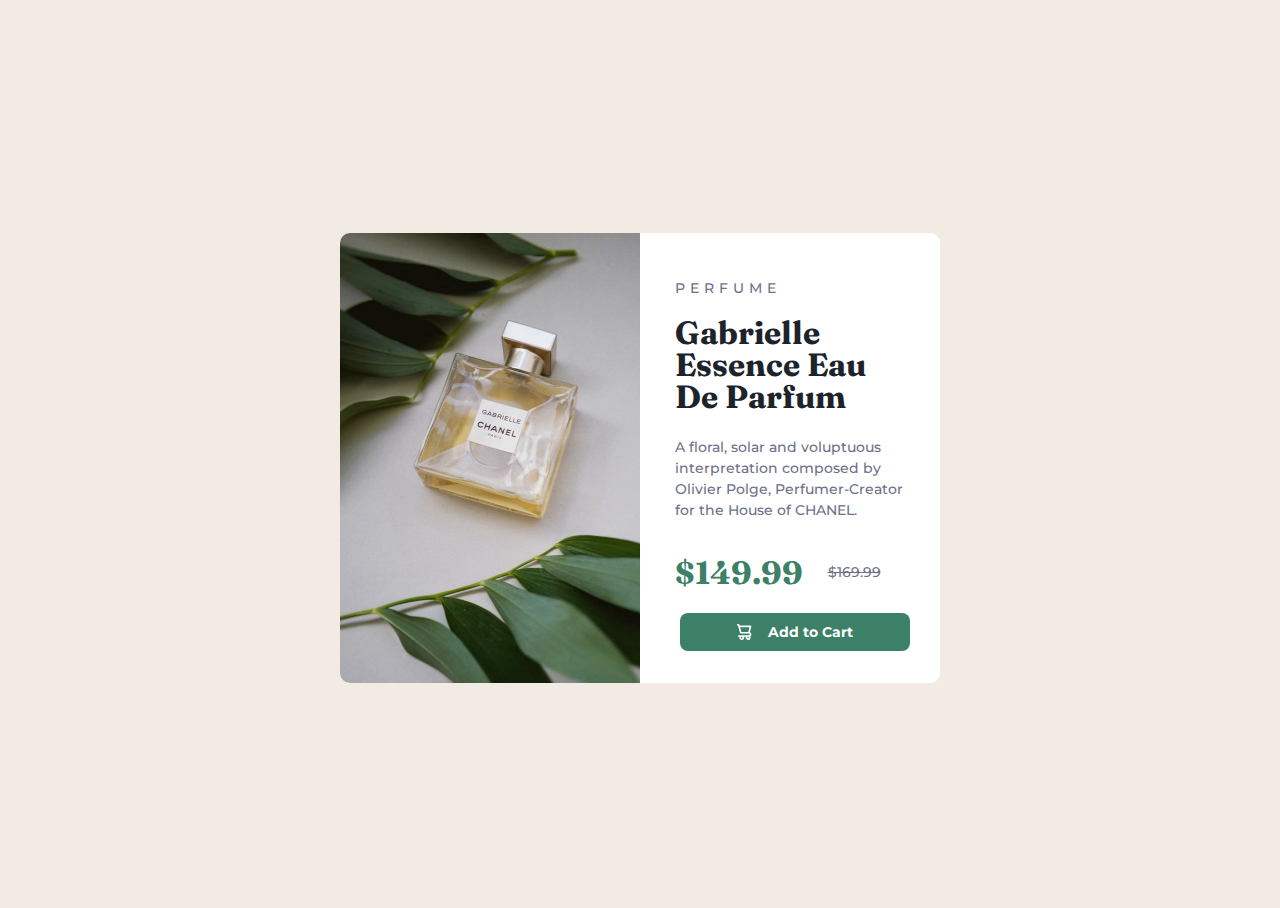
<file: Front-End_First_Session/index.html>
<!DOCTYPE html>
<html lang="en">
   <head>
      <meta charset="UTF-8">
      <meta name="viewport" content="width=device-width, initial-scale=1.0">
      <link href="https://fonts.googleapis.com/css2?family=Fraunces:ital,opsz,wght@0,9..144,700;1,9..144,700&family=Montserrat:ital,wght@0,500;0,700;1,500;1,700&display=swap" rel="stylesheet">
      <link rel="stylesheet" href="style.css">
      <title>Gabrielle Essence Eau De Parfum</title>
   </head>
   <body>
      <div class="container">
         <div class="card">
            <div class="image-column">
               <img src="img-perfume.jpg" alt="Gabrielle Essence Eau De Parfum" class="right-image">
            </div>
            <div class="text-column">
               <p class="small-title">Perfume</p>
               <h1 class="title">Gabrielle Essence Eau De Parfum</h1>
               <p class="description">A floral, solar and voluptuous interpretation composed by
                  Olivier Polge, Perfumer-Creator for the House of CHANEL.
               </p>
               <div class="prices">
                  <h1 class="price">$149.99</h1>
                  <p class="old-price">$169.99</p>
               </div>
               <button><img src="cart.svg" alt="cart" >&nbsp; &nbsp; Add to Cart</button>
            </div>
         </div>
      </div>
   </body>
</html>
</file>
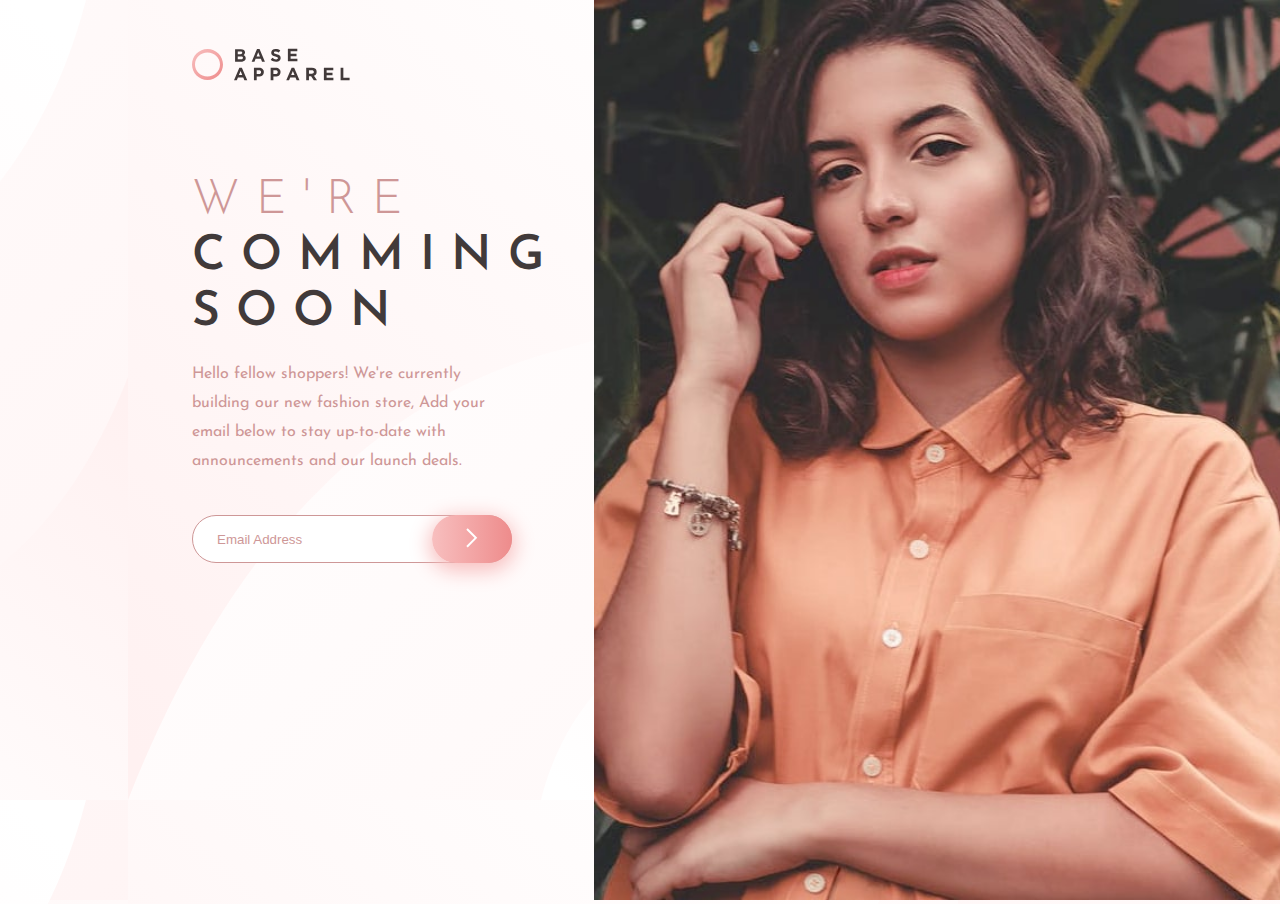
<file: Front-End_Second_Session/index.html>
<!DOCTYPE html>
<html lang="en">
   <head>
      <meta charset="UTF-8" />
      <meta name="viewport" content="width=device-width, initial-scale=1.0" />
      <!-- displays site properly based on user's device -->
      <link
         rel="icon"
         type="image/png"
         sizes="32x32"
         href="./images/favicon.png"
         />
      <title>Frontend Mentor | Base Apparel coming soon page</title>
      <!-- CSS -->
      <link rel="stylesheet" href="./style.css" />
   </head>
   <body>
      <div class="container d-flex-inline">
         <div class="logo">
            <img src="./images/logo.svg" alt="logo" srcset="" />
         </div>
      </div>
      <div class="image-container">
         <img
            src="./images/hero-desktop.jpg"
            class="hero-desktop"
            alt="hero-desktop"
            srcset=""
            />
         <img
            src="./images/hero-mobile.jpg"
            class="hero-mobile"
            alt="hero-mobile"
            srcset=""
            />
      </div>
      <div class="container clear-fix">
         <div class="content">
            <h1>
               <span class="text-pink">We're</span><span>Comming</span
                  ><span>Soon</span>
            </h1>
            <p>
               Hello fellow shoppers! We're currently building our new fashion store,
               Add your email below to stay up-to-date with announcements and our
               launch deals.
            </p>
            <form action="#" method="post">
               <div class="form-group">
                  <input
                     type="email"
                     name="email"
                     id="email"
                     placeholder="Email Address"
                     />
                  <img
                     src="./images/icon-error.svg"
                     class="icon-error"
                     alt="icon-error"
                     srcset=""
                     />
                  <button type="button" id="submit">
                  <img src="./images/icon-arrow.svg" alt="icon-arrow" srcset="" />
                  </button>
               </div>
               <p class="text-error"></p>
            </form>
         </div>
      </div>
      <!-- JS -->
      <script src="./main.js"></script>
   </body>
</html>
</file>
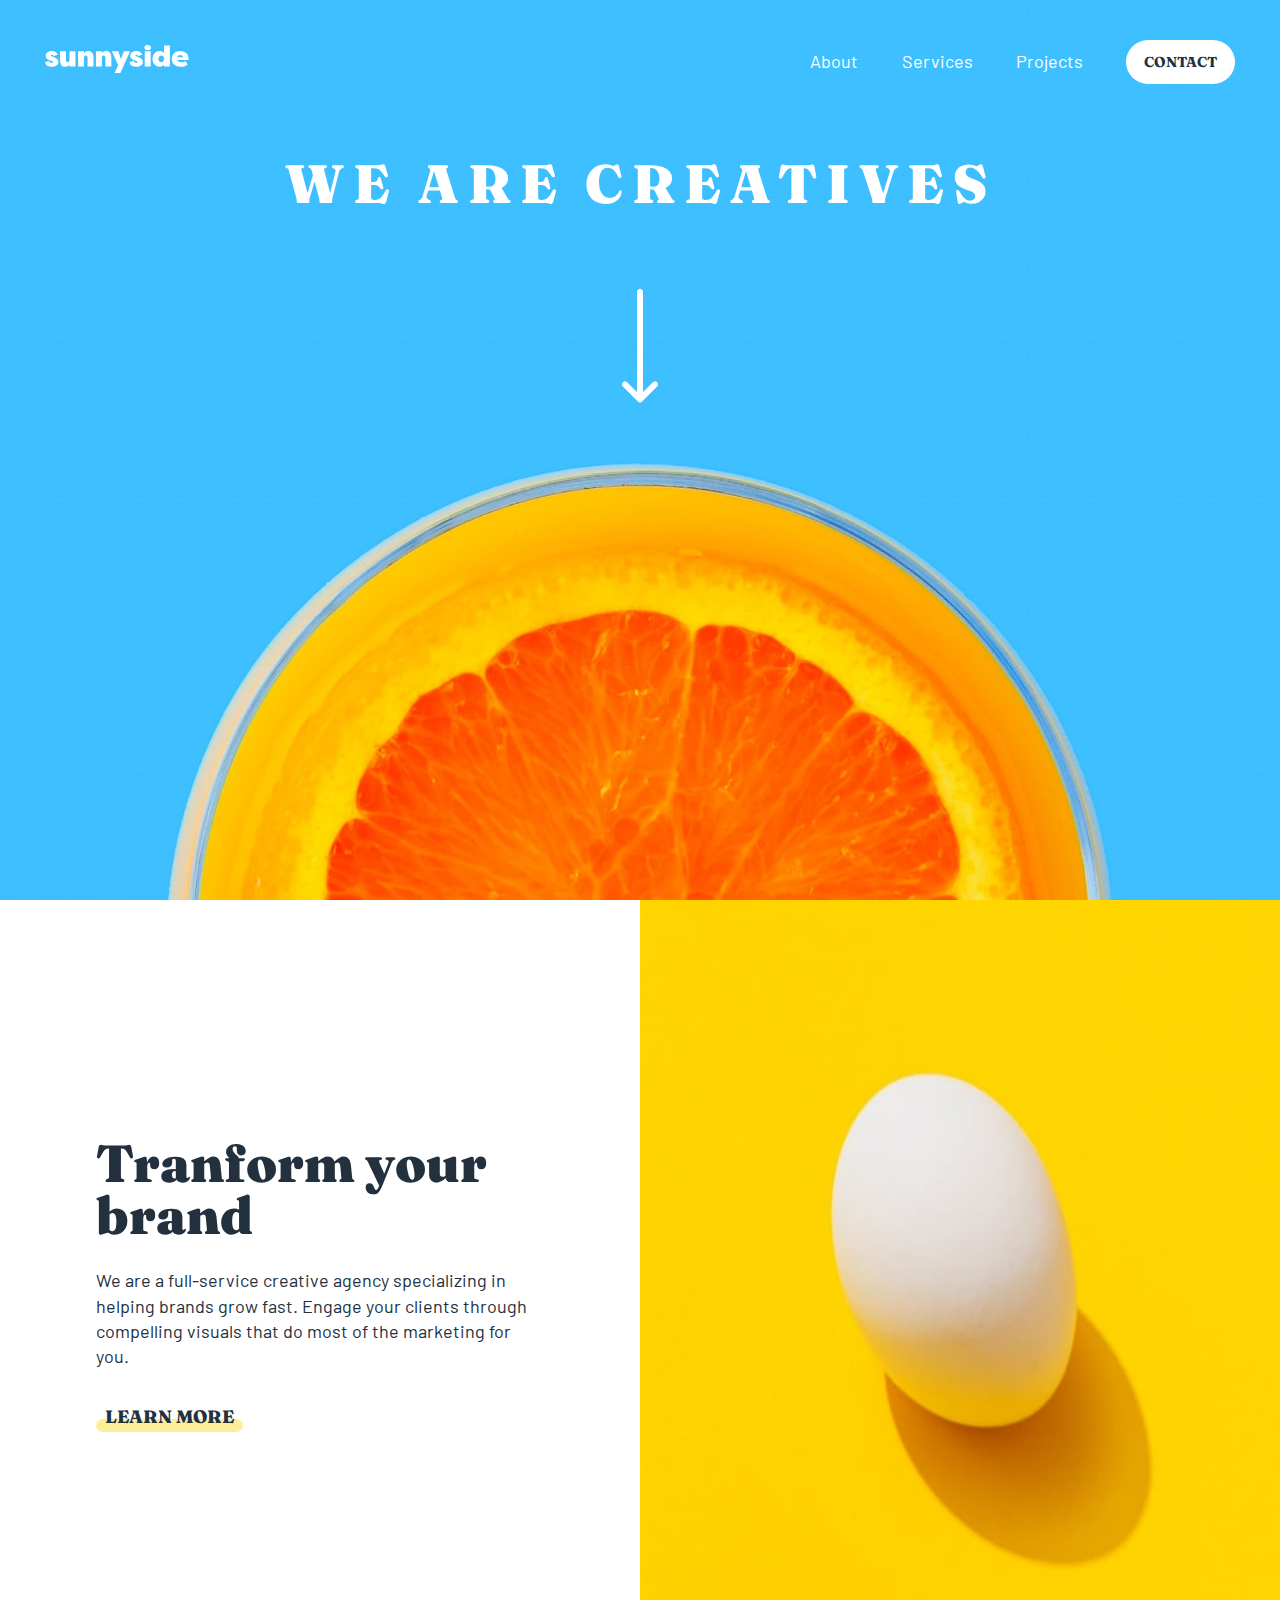
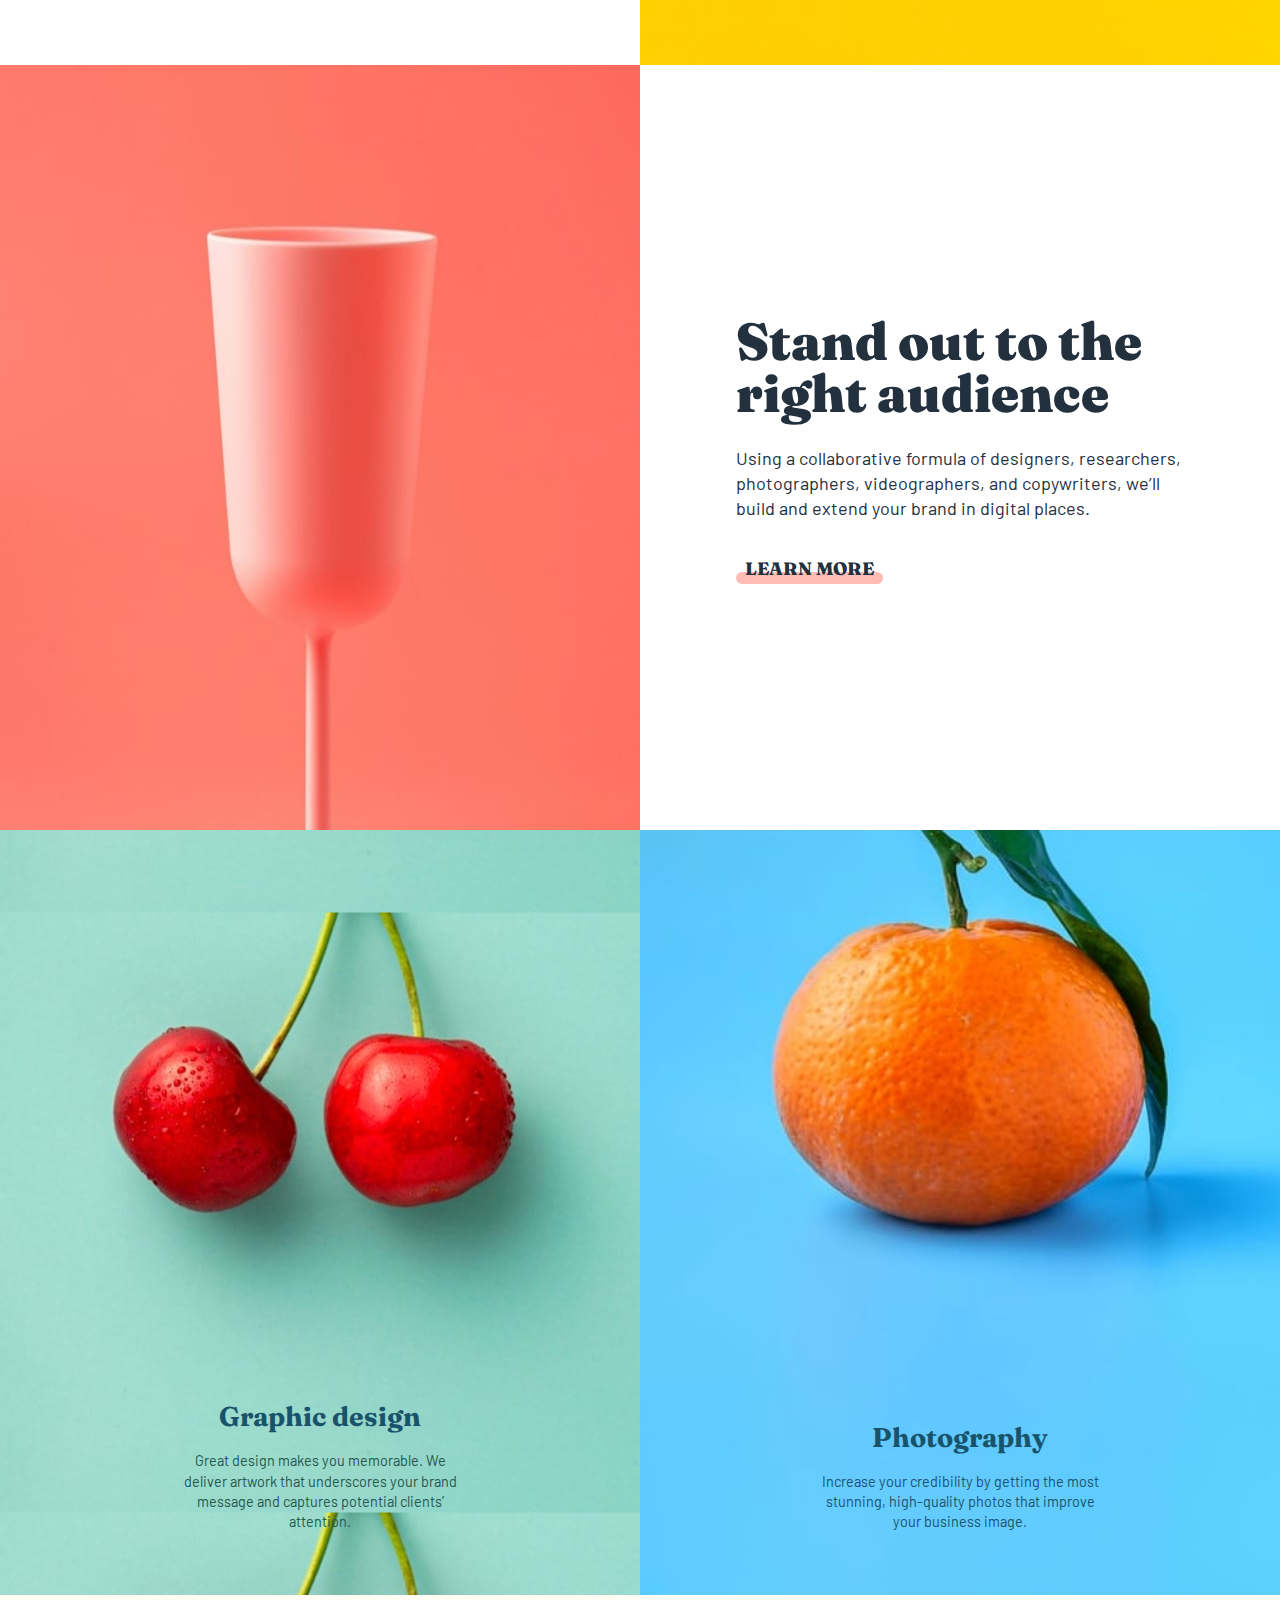
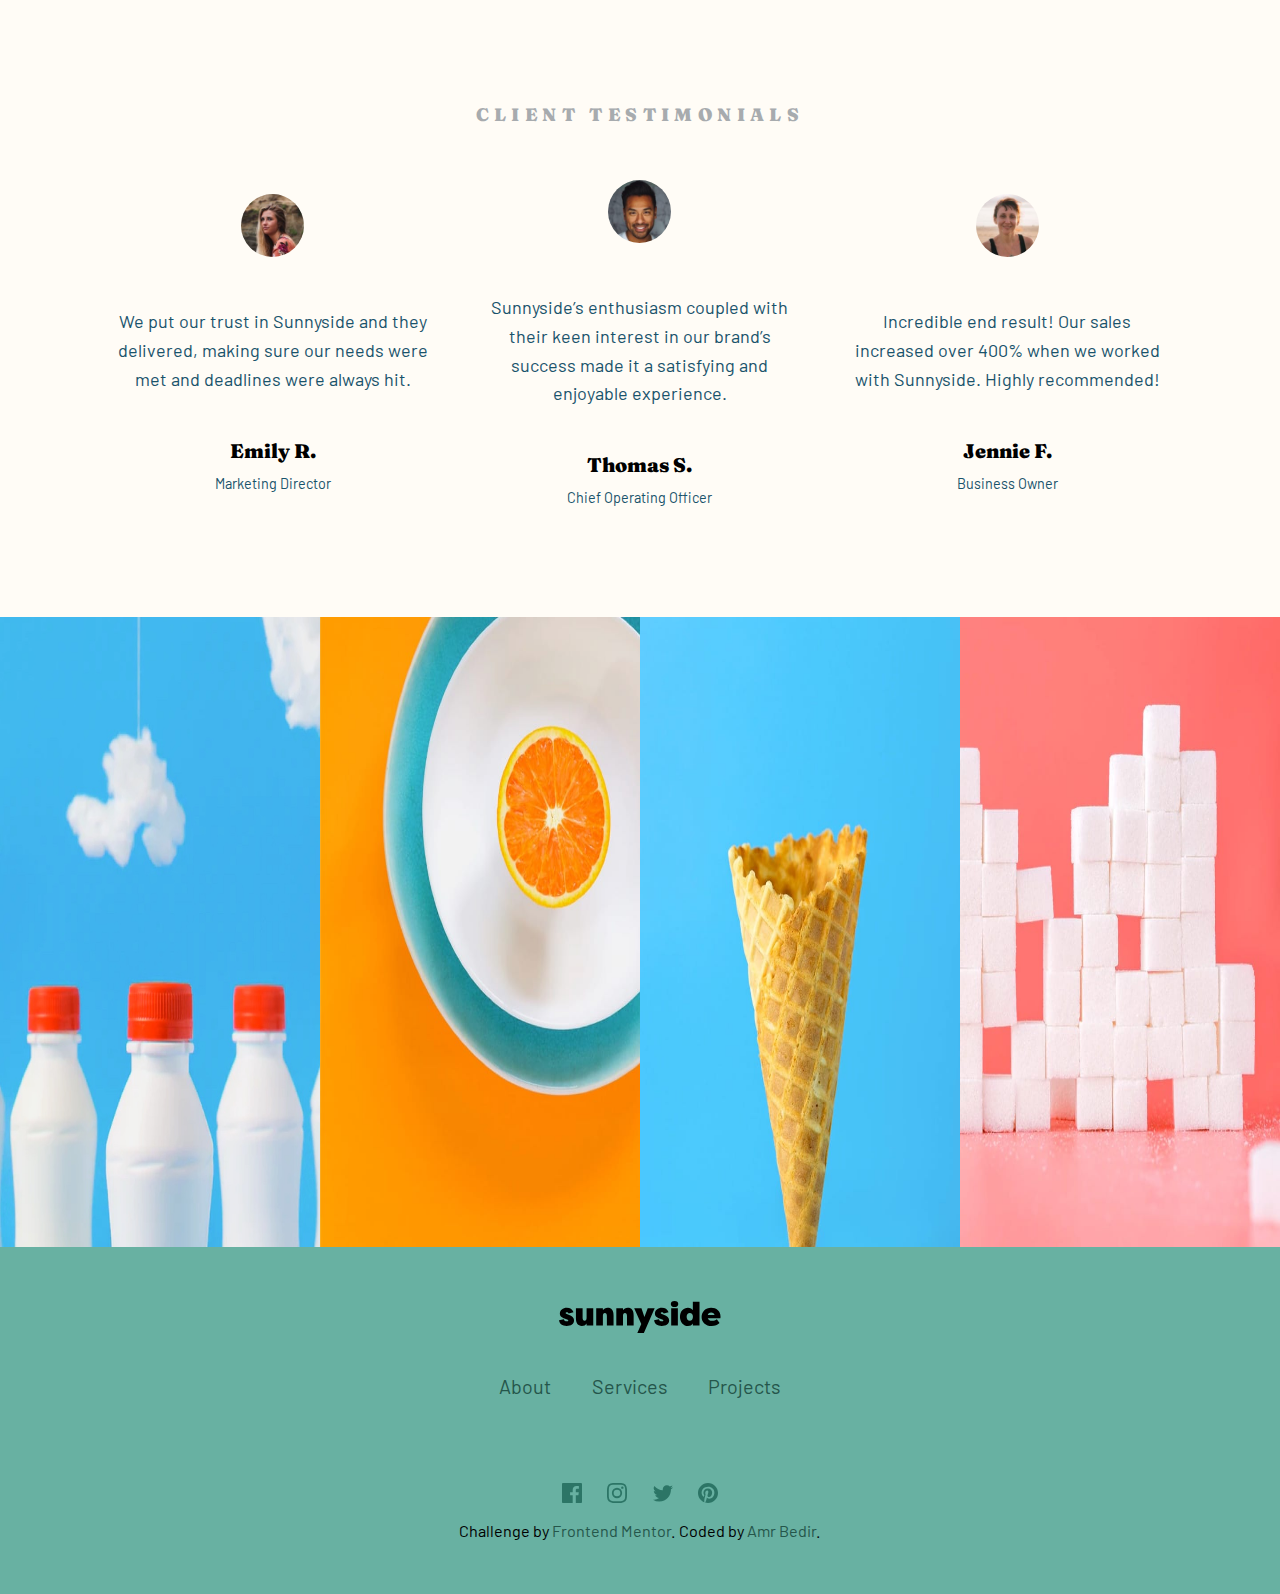
<file: Front-End_Third_Session/index.html>
<!DOCTYPE html>
<html lang="en">
   <head>
      <meta charset="UTF-8">
      <meta name="viewport" content="width=device-width, initial-scale=1.0">
      <!-- displays site properly based on user's device -->
      <link rel="icon" type="image/png" sizes="32x32" href="./images/favicon-32x32.png">
      <!-- favicon -->
      <link href="https://fonts.googleapis.com/css2?family=Barlow:wght@600&family=Fraunces:wght@700;900&display=swap" rel="stylesheet">
      <!-- Site google fonts link -->
      <link rel="stylesheet" href="style.css">
      <!-- link to css file -->
      <title>Sunnyside agency landing page</title>
   </head>
   <body>
      <!-- Hero section starts here -->
      <section class="hero">
         <header>
            <a href="index.html"><img src="images/logo.svg" alt="Sunnyside’s logo"></a>
            <nav>
               <ul>
                  <li><a href="#">About</a></li>
                  <li><a href="#">Services</a></li>
                  <li><a href="#">Projects</a></li>
                  <li><a href="#">Contact</a></li>
               </ul>
            </nav>
            <img src="images/icon-hamburger.svg" alt="hamburger" class="mobile-menu" id="menu" >
         </header>
         <div class="header-text">
            <h1>We are creatives</h1>
            <img src="images/icon-arrow-down.svg" alt="icon arrow down">
         </div>
      </section>
      <!-- Mobile Navigation starts here -->
      <div class="mobile-nav" id="mobileNav">
         <nav>
            <ul>
               <li><a href="#">About</a></li>
               <li><a href="#">Services</a></li>
               <li><a href="#">Projects</a></li>
               <li><a href="#">Contact</a></li>
            </ul>
         </nav>
      </div>
      <!-- Features section starts here -->
      <section class="features">
         <article>
            <div class="left-column">
               <div class="left-column-text">
                  <h2>Tranform your brand</h2>
                  <p>
                     We are a full-service creative agency specializing in helping brands grow fast. 
                     Engage your clients through compelling visuals that do most of the marketing for you. 
                  </p>
                  <a href="#">Learn more</a>
               </div>
            </div>
            <div class="right-column">
               <picture>
                  <source media="(max-width: 375px)" srcset="images/mobile/image-transform.jpg">
                  <img src="images/desktop/image-transform.jpg" alt="transform image">
               </picture>
            </div>
         </article>
         <article>
            <div class="right-column">
               <picture>
                  <source media="(min-width: 280px)" srcset="images/mobile/image-stand-out.jpg">
                  <img src="images/desktop/image-stand-out.jpg" alt="stand out imnage">
               </picture>
            </div>
            <div class="left-column">
               <div class="left-column-text">
                  <h2>Stand out to the right audience</h2>
                  <p>
                     Using a collaborative formula of designers, researchers, photographers, videographers, 
                     and copywriters, we’ll build and extend your brand in digital places. 
                  </p>
                  <a href="#">Learn more</a>
               </div>
            </div>
         </article>
         <article>
            <div class="left-column">
               <div class="left-column-text">
                  <h3>Graphic design</h3>
                  <p>
                     Great design makes you memorable. We deliver artwork that underscores your brand 
                     message and captures potential clients’ attention.
                  </p>
               </div>
            </div>
            <div class="left-column">
               <div class="left-column-text">
                  <h3>Photography</h3>
                  <p>
                     Increase your credibility by getting the most stunning, high-quality photos that improve your business image.
                  </p>
               </div>
            </div>
         </article>
      </section>
      <!-- Testimonials-->
      <section class="testimonials">
         <h3>Client testimonials</h3>
         <div class="testimonial-row">
            <div class="testimonial-column">
               <img src="images/image-emily.jpg" alt="Emily R.">
               <p>
                  We put our trust in Sunnyside and they delivered, making sure our needs were met and deadlines were always hit.
               </p>
               <div class="client-name">
                  <h4>Emily R.</h4>
                  <p>Marketing Director</p>
               </div>
            </div>
            <div class="testimonial-column">
               <img src="images/image-thomas.jpg" alt="Thomas S.">
               <p>
                  Sunnyside’s enthusiasm coupled with their keen interest in our brand’s success made it a satisfying and enjoyable experience.
               </p>
               <div class="client-name">
                  <h4>Thomas S.</h4>
                  <p>Chief Operating Officer</p>
               </div>
            </div>
            <div class="testimonial-column">
               <img src="images/image-jennie.jpg" alt="Jennie F.">
               <p>
                  Incredible end result! Our sales increased over 400% when we worked with Sunnyside. Highly recommended!
               </p>
               <div class="client-name">
                  <h4>Jennie F.</h4>
                  <p>Business Owner</p>
               </div>
            </div>
         </div>
      </section>
      <!-- Picture Gallery starts here -->
      <div class="gallery">
         <picture>
            <source media=(max-width: 375px) srcset="images/mobile/image-gallery-milkbottles.jpg">
            <img src="images/desktop/image-gallery-milkbottles.jpg" alt="milk bottle">
         </picture>
         <picture>
            <source media="max-width: 375px" srcset="images/mobile/image-gallery-orange.jpg">
            <img src="images/desktop/image-gallery-orange.jpg" alt="orange">
         </picture>
         <picture>
            <source media="max-width: 375px" srcset="images/mobile/image-gallery-cone.jpg">
            <img src="images/desktop/image-gallery-cone.jpg" alt="ice cream cone">
         </picture>
         <picture>
            <source media=(max-width: 375px) srcset="images/mobile/image-gallery-sugarcubes.jpg">
            <img src="images/desktop/image-gallery-sugarcubes.jpg" alt="sugar cubes">
         </picture>
      </div>
      <!-- Footer starts here -->
      <footer>
         <nav>
            <a href="#"><img src="images/logo.svg" alt="Sunnyside’s logo"></a>
            <ul>
               <li><a href="#">About</a></li>
               <li><a href="#">Services</a></li>
               <li><a href="#">Projects</a></li>
            </ul>
         </nav>
         <ul>
            <li><a href="#"><img src="images/icon-facebook.svg" alt="facebook icon"></a></li>
            <li><a href="#"><img src="images/icon-instagram.svg" alt="instagram icon"></a></li>
            <li><a href="#"><img src="images/icon-twitter.svg" alt="twitter icon"></a></li>
            <li><a href="#"><img src="images/icon-pinterest.svg" alt="pinterest icon"></a></li>
         </ul>
         <div class="attribution">
            Challenge by <a href="https://www.frontendmentor.io?ref=challenge" target="_blank">Frontend Mentor</a>. 
            Coded by <a href="https://github.com/AmrBedir" target="_blank">Amr Bedir</a>.
         </div>
      </footer>
      <script src="index.js"></script> <!-- link to js file -->
   </body>
</html>
</file>
<file: Front-End_First_Session/style.css>
body, html {
	height: 100vh;
	overflow: hidden;
	background-color: hsl(30, 38%, 92%);
}

.container {
	max-width: 1440px;
	height: 100%;
	padding-right: 10px;
	padding-left: 10px;
	margin: auto;
	display: flex;
	align-items: center;
	justify-content: center;
}

.card {
	position: absolute;
	width: 600px;
	height: 450px;
	background-color: hsl(0, 0%, 100%);
	border-radius: 10px;
	display: flex;
}

.right-image {
	width: calc(600px/2);
	height: 100%;
	border-radius: 10px 0 0 10px;
	justify-content: flex-start;
}

.text-column {
	width: 230px;
	height: 90%;
	position: relative;
	display: flex;
	flex-direction: column;
	justify-content: center;
	align-content: space-between;
	margin: auto;
}

.small-title {
	position: relative;
	font-family: 'Montserrat', sans-serif;
	font-weight: 500;
	font-size: 14px;
	letter-spacing: 5px;
	text-transform: uppercase;
	color: hsl(228, 12%, 48%);
	margin-bottom: 10px;
}

.title {
	position: relative;
	font-family: 'Fraunces', serif;
	font-weight: 700;
	line-height: 100%;
	color: hsl(212, 21%, 14%);
	margin-top: 10px;
	margin-bottom: 10px;

}

.description {
	position: relative;
	font-family: 'Montserrat', sans-serif;
	font-weight: 500;
	font-size: 14px;
	line-height: 150%;
	color: hsl(228, 12%, 48%);
	margin-bottom: 10px;
}

.prices {
	display: flex;
	align-content: flex-start;
	justify-content: space-around;
}

.price {
	font-family: 'Fraunces', serif;
	font-weight: 700;
	color: hsl(158, 36%, 37%);
}

.old-price {
	font-family: 'Montserrat', sans-serif;
	font-weight: 500;
	font-size: 14px;
	color: hsl(228, 12%, 48%);
	text-decoration: line-through;
	margin: auto;
}

.text-column button {
	display: flex;
	flex-direction: row;
	align-items: center;
	justify-content: center;
	background-color: hsl(158, 36%, 37%);
	border-radius: 8px;
	border: none;
	cursor: pointer;
	font-family: 'Montserrat', sans-serif;
	font-weight: 700;
	font-size: 14px;
	color: hsl(0, 0%, 100%);
	position: relative;
	left: 5px;
	padding: 10px;
}

.text-column button p {
	font-family: 'Montserrat', sans-serif;
	font-weight: 700;
	font-size: 14px;
	color: hsl(0, 0%, 100%);
	position: relative;
	left: 5px;
}

.text-column button:active {
	background-color: hsl(158, 44%, 15%);
}
</file>
<file: Front-End_Second_Session/style.css>
@import url('https://fonts.googleapis.com/css?family=Josefin+Sans:300,400,600&display=swap');

:root {
	--red: hsl(0, 93%, 68%);
	--red-light: hsl(0, 36%, 70%);
	--dark: hsl(0, 6%, 24%);
}

* {
	box-sizing: border-box;
	margin: 0%;
	padding: 0%;
}

body {
	background: url('./images/bg-pattern-desktop.svg'),
		linear-gradient(135deg, hsl(0, 0%, 100%), hsl(0, 100%, 98%));
	background-size: inherit;
	background-position-x: 8rem;
	font-size: 16px;
	font-family: 'Josefin Sans', sans-serif;
	height: 100vh;
	min-height: 100vh;
}

.d-flex {
	display: flex !important;
}

.d-flex-inline {
	display: inline-flex !important;
}

.container {
	padding: 0 12rem;
	max-width: 55%;
	height: auto;
}

.logo {
	margin-top: 3rem;
}

.image-container {
	height: 100vh;
	float: right;
}

.image-container img.hero-desktop {
	height: 100%;
}

.image-container img.hero-mobile {
	display: none;
}

.content {
	margin-top: 5.5rem;
}

.content h1 {
	color: var(--dark);
	font-family: inherit;
	font-size: 3rem;
	font-weight: 600;
	letter-spacing: 1rem;
	text-transform: uppercase;
	line-height: 3.5rem;
}

.content h1 span {
	display: block;
}

.content h1 span.text-pink {
	color: var(--red-light);
	font-weight: 300;
}

.content p {
	color: var(--red-light);
	line-height: 1.8rem;
	margin-top: 1.2rem;
}

.form-group {
	margin-top: 2.5rem;
	height: 3rem;
	position: relative;
}

.form-group input {
	border: 1px solid var(--red-light);
	border-radius: 2rem;
	color: var(--red-light);
	padding: 0.2rem 1.5rem;
	height: 100%;
	width: 100%;
}

.form-group button {
	background: linear-gradient(90deg, hsl(0, 80%, 86%), hsl(0, 74%, 74%));
	border: 0;
	border-radius: 2rem;
	box-shadow: 0 5px 20px 3px hsl(0, 80%, 86%);
	position: absolute;
	height: 100%;
	width: 5rem;
	top: 0;
	right: 0;
	cursor: pointer;
}

input::placeholder {
	color: var(--red-light);
}

input:focus,
button:focus {
	outline: none;
}

.text-error {
	color: var(--red) !important;
	margin: 0;
	margin-top: 0.5rem !important;
	margin-left: 1rem;
	text-align: left;
}

.text-success {
	color: #44d838 !important;
	margin: 0;
	margin-top: 0.5rem !important;
	margin-left: 1rem;
	text-align: left;
}

.icon-error {
	position: absolute;
	top: 50%;
	transform: translateY(-50%);
	right: 5.8rem;
	display: none;
}

/*
* MOBILE SITE
*/

@media screen and (max-width: 1020px) {
	body {
		background-color: var(--dark);
	}

	.clear-fix {
		clear: both;
	}

	.container {
		margin: 0;
		height: auto;
		/* width: 100%; */
		min-width: 100%;
		padding: 0 1rem;
	}

	.logo {
		margin: 2rem 0;
	}

	.image-container {
		width: 100%;
		height: auto;
		display: block;
	}

	.image-container img.hero-desktop {
		display: none;
	}

	.image-container img.hero-mobile {
		display: block;
		width: 100%;
	}

	.content {
		width: 100%;
		display: block;
		margin: 0;
		padding: 5rem 1rem;
		text-align: center;
	}

	.content h1 {
		font-size: 2.5rem;
	}
}
</file>
<file: Front-End_Third_Session/style.css>
*{
    padding: 0;
    margin: 0;
    font-size: 18px;
    box-sizing: border-box;
}
html, body{
    overflow-x: hidden;
}
/* Hero starts here */
.hero{
    height: 100vh;
    padding: 2.5rem;
    background-image: url(images/desktop/image-header.jpg);
    background-position: center;
    background-size: cover;
    position: relative;
}
.hero header{
    display: flex;
    align-items: center;
    justify-content: space-between;
}
.hero header .mobile-menu{
    display: none;
}
.hero header a{
    text-decoration: none;
}
.hero header a img{
    width: 8rem;
}
.hero header nav ul{
    display: flex;
    align-items: center;
}
.hero header nav ul li{
    list-style: none;
    margin: 0 1.2rem;
}
.hero header nav ul li:nth-child(4){
    margin-right: 0;
}
.hero header nav ul li a{
    text-decoration: none;
    color: hsl(0, 0%, 100%);
    cursor: pointer;
    font-family: 'Barlow', sans-serif;
}
.hero header nav ul li:nth-child(4) a{
    padding: .7rem 1rem;
    color:hsl(212, 27%, 19%);
    background: hsl(0, 0%, 100%);
    border-radius: 2rem;
    text-transform: uppercase;
    font-weight: 700;
    transition: .3s;
    font-family: 'Fraunces', serif;
    font-size: .8rem;
}
.hero header nav ul li:nth-child(4) a:hover{
    background: hsla(0, 0%, 100%, 0.37);
    color: hsl(0, 0%, 100%);
}
.hero .header-text{
    text-align: center;
}
.hero .header-text h1{
    font-size: 3rem;
    text-transform: uppercase;
    color: hsl(0, 0%, 100%);
    letter-spacing: .5rem;
    font-weight: 900;
    margin: 4rem;
    font-family: 'Fraunces', serif;
}
.mobile-nav{
    display: none;
}
/* Features starts here */
.features{
    display: flex;
    min-height: 100vh;
    flex-wrap: wrap;
}
.features article{
    flex-basis: 100%;
    height: 85vh;
    display: flex;
    align-items: center;
    justify-content: center;
    flex-wrap: wrap;
}
.features article .left-column{
    flex-basis: 50%;
    height: 100%;
    display: flex;
    align-items: center;
    justify-content: center;
}
.features article .left-column .left-column-text{
    max-width: 70%;
}
.features article .left-column .left-column-text h2{
    font-size: 2.9rem;
    margin-bottom: 1.5rem;
    line-height: 1;
    color: hsl(212, 27%, 19%);
    font-weight: 900;
    font-family: 'Fraunces', serif;
}
.features article .left-column .left-column-text p{
    line-height: 1.4;
    margin-bottom: 2rem;
    color: hsl(212, 27%, 19%);
    font-family: 'Barlow', sans-serif;
}
.features article .left-column .left-column-text a{
    text-decoration: none;
    color: hsl(212, 27%, 19%);
    text-transform: uppercase;
    font-weight: 800;
    padding: .5rem;
    position: relative;
    cursor: pointer;
    font-family: 'Fraunces', serif;
}
.features article .left-column .left-column-text a::before{
    content: "";
    position: absolute;
    bottom: .3rem;
    left: 0;
    width: 100%;
    height: .7rem;
    background: hsla(51, 100%, 49%, 0.404);
    z-index: -1;
    border-radius: .5rem;
    transition: .35s;
}
.features article .left-column .left-column-text a:hover::before{
    background: hsl(51, 100%, 49%);
}
.features article .right-column{
    flex-basis: 50%;
    overflow: hidden;
    height: 100%;
}
.features article .right-column picture{
    width: 100%;
    height: 100%;
}
.features article .right-column picture img{
    width: 100%;
    height: 100%;
}
.features article:nth-child(2) .left-column .left-column-text a::before{
    content: "";
    position: absolute;
    bottom: .3rem;
    left: 0;
    width: 100%;
    height: .7rem;
    background: hsla(7, 99%, 70%, 0.493);
    z-index: -1;
    border-radius: .5rem;
    transition: .35s;
}
.features article:nth-child(2) .left-column .left-column-text a:hover::before{
    background: hsl(7, 99%, 70%);
}
.features article:nth-child(3) .left-column{
    background-image: url(images/desktop/image-graphic-design.jpg);
    background-position: center;
    background-size: center;
    position: relative;
}
.features article:nth-child(3) .left-column .left-column-text{
    position: absolute;
    bottom: 1.5rem;
    left: 50%;
    transform: translateX(-50%);
    text-align: center;
    max-width: 45%;
}
.features article:nth-child(3) .left-column .left-column-text h2{
    font-size: 2rem;
    color: hsl(167, 40%, 24%);
    font-family: 'Fraunces', serif;
}
.features article:nth-child(3) .left-column .left-column-text p{
    font-size: .8rem;
    color: hsl(167, 40%, 24%);
    font-family: 'Barlow', sans-serif;
}
.features article:nth-child(3) .left-column:nth-child(2){
    background-image: url(images/desktop/image-photography.jpg);
    background-position: center;
    background-size: cover;
}
.features article:nth-child(3) .left-column .left-column-text h3{
    font-size: 1.5rem;
    color: hsl(198, 62%, 26%);
    margin-bottom: 1rem;
    font-family: 'Fraunces', serif;
}
.features article:nth-child(3) .left-column:nth-child(2) .left-column-text p{
    font-size: .8rem;
    color: hsl(198, 62%, 26%);
    font-family: 'Barlow', sans-serif;
}
/* Testimonials starts here */
.testimonials{
    padding: 6rem;
    text-align: center;
    background: hsla(42, 92%, 90%, 0.192);
}
.testimonials h3{
    text-transform: uppercase;
    font-weight: 900;
    color: hsl(210, 4%, 67%);
    margin-bottom: 3rem;
    letter-spacing: .3rem;
    font-family: 'Fraunces', serif;
}
.testimonials .testimonial-row{
    display: flex;
    align-items: center;
    justify-content: space-between;
    flex-wrap: wrap;
}
.testimonials .testimonial-row .testimonial-column{
    flex-basis: 31%;
}
.testimonials .testimonial-row .testimonial-column img{
    border-radius: 50%;
    width: 3.5rem;
    margin-bottom: 2.5rem;
}
.testimonials .testimonial-row .testimonial-column p{
    color: hsl(198, 62%, 26%);
    margin-bottom: 2.5rem;
    line-height: 1.6;
    font-family: 'Barlow', sans-serif;
}
.testimonials .testimonial-row .testimonial-column .client-name h4{
    font-weight: 900;
    font-size: 1.1rem;
    margin-bottom: .5rem;
    font-family: 'Fraunces', serif;
}
.testimonials .testimonial-row .testimonial-column .client-name p{
    font-size: .8rem;
    margin-bottom: 0;
    font-family: 'Barlow', sans-serif;
}
/* Gallery section starts here */
.gallery{
    display: flex;
    align-items: center;
    justify-content: space-between;
    height: 70vh;
    overflow: hidden;
}
.gallery picture{
    flex-basis: 33%;
    height: 100%;
}
.gallery picture img{
    width: 100%;
    height: 100%;
}
/* Footer starts here */
footer{
    padding: 3rem;
    background: hsl(168, 32%, 55%);
    text-align: center;
}
footer nav a{
    text-decoration: none;
}
footer nav a img{
    filter: invert(1) brightness(0);
    width: 9rem;
}
footer nav ul{
    margin: 2rem 0 4rem;
}
footer nav ul li{
    display: inline-block;
    margin: 0 1rem;
    list-style: none;
}
footer nav ul li a{
    text-decoration: none;
    color: hsl(167, 40%, 24%);
    font-size: 1.1rem;
    cursor: pointer;
    transition: .35s;
    font-family: 'Barlow', sans-serif;
}
footer nav ul li a:hover{
    color: hsl(0, 0%, 100%);
}
footer > ul{
    display: flex;
    align-items: center;
    justify-content: center;
}
footer > ul > li{
    display: inline-block;
    list-style: none;
    margin: .7rem;
}
footer > ul > li > a{
    text-decoration: none;
}
footer > ul > li > a img{
    transition: .25s;
}
footer > ul > li > a:hover img{
    filter: brightness(0) invert(1);
}
footer .attribution {
    font-size: .9rem;
    text-align: center;
    font-family: 'Barlow', sans-serif;
}
footer .attribution a {
    font-size: .9rem;
    color: hsl(228, 45%, 44%);
    text-decoration: none;
    color: hsl(167, 40%, 24%);
    transition: .35s;
    cursor: pointer;
}
footer .attribution a:hover{
    color: hsl(0, 0%, 100%);
}
/* Responsive design starts here */
@media (max-width: 991px){
    .hero {
        padding: 1.5rem 1.1rem;
        background-image: url(images/mobile/image-header.jpg);
        background-position: center;
        background-size: cover;
   }
    .hero header nav ul {
        display: none;
   }
    .hero header .mobile-menu {
        display: block;
   }
    .hero header .active{
        opacity: .1;
   }
    .hero header a img {
        width: 6.5rem;
   }
    .hero .header-text h1 {
        font-size: 2rem;
        margin: 4rem 0 4rem;
   }
    .features article {
        flex-basis: 100%;
        height: 110vh;
   }
    .features article .right-column {
        flex-basis: 100%;
        overflow: hidden;
        height: 50vh;
        order: 1;
   }
    .features article .right-column picture img{
        width: 100%;
        height: 100%;
   }
    .features article .left-column {
        flex-basis: 100%;
        height: 60vh;
        order: 2;
        background: hsl(46, 55%, 94%);
   }
    .features article .left-column .left-column-text {
        max-width: 85%;
        text-align: center;
   }
    .features article .left-column .left-column-text h2 {
        font-size: 1.6rem;
        margin-bottom: 1rem;
   }
    .features article .left-column .left-column-text a {
        position: relative;
        font-size: .8rem;
        z-index: 2;
   }
    .features article .left-column .left-column-text a::before {
        z-index: -1;
   }
    .features article:nth-child(3){
        position: relative;
   }
    .features article:nth-child(3) .left-column {
        background-image: url(images/mobile/image-graphic-design.jpg);
        background-position: center;
        background-size: cover;
        position: relative;
   }
    .features article:nth-child(3) .left-column .left-column-text h3 {
        font-size: 1.2rem;
        margin-bottom: .6rem;
   }
    .features article:nth-child(3) .left-column .left-column-text h3 {
        font-size: 1.2rem;
        color: hsl(198, 62%, 26%);
        margin-bottom: .6rem;
        font-family: 'Fraunces', serif;
   }
    .testimonials {
        padding: 5rem 1rem 2rem;
   }
    .testimonials h3 {
        font-size: .8rem;
   }
    .testimonials .testimonial-row .testimonial-column {
        flex-basis: 100%;
        margin-bottom: 2.5rem;
   }
    .testimonials .testimonial-row .testimonial-column:nth-child(3) {
        margin-bottom: 0;
   }
    .testimonials .testimonial-row .testimonial-column img {
        width: 3rem;
        margin-bottom: 1.5rem;
   }
    .testimonials .testimonial-row .testimonial-column p {
        margin-bottom: 1.5rem;
        line-height: 1.6;
        font-size: .9rem;
   }
    .testimonials .testimonial-row .testimonial-column .client-name h4 {
        margin-bottom: .4rem;
        font-size: 1rem;
   }
    .testimonials .testimonial-row .testimonial-column .client-name p {
        font-size: .7rem;
   }
    .gallery {
        height: 80vh;
        flex-wrap: wrap;
        overflow: visible;
   }
    .gallery picture {
        flex-basis: 50%;
        height: 50%;
   }
    footer {
        padding: 3rem 1rem;
   }
    footer nav ul li a {
        font-size: .9rem;
   }
    footer .attribution {
        font-size: .8rem;
   }
    footer .attribution a {
        font-size: .8rem;
   }
    .mobile-nav{
        display: block;
        position: fixed;
        left: 50%;
        top: 5rem;
        transform: translateX(-50%);
        background: hsl(46, 55%, 94%);
        text-align: center;
        padding: 2rem;
        z-index: 10;
        width: 90%;
   }
    .mobile-nav::after{
        content: "";
        position: absolute;
        right: 0;
        top: -1.2rem;
        border-top: .6rem solid transparent;
        border-bottom: .6rem solid hsl(46, 55%, 94%);
        border-left: .6rem solid transparent;
        border-right: .6rem solid hsl(46, 55%, 94%);
   }
    .mobile-nav nav ul li{
        display: block;
        list-style: none;
        margin-bottom: 2rem;
   }
    .mobile-nav nav ul li:nth-child(4){
        margin-bottom: 0;
   }
    .mobile-nav nav ul li:nth-child(4) a{
        padding: .8rem 1rem;
        text-transform: uppercase;
        background: hsl(51, 100%, 49%);
        border-radius: 3rem;
        font-size: .8rem;
        font-weight: 700;
   }
    .mobile-nav nav ul li a{
        text-decoration: none;
        color: hsl(198, 62%, 26%);
        font-family: 'Barlow', sans-serif;
   }
    .features article:nth-child(3) .left-column .left-column-text {
        position: absolute;
        bottom: .5rem;
        left: 50%;
        transform: translateX(-50%);
        text-align: center;
        width: 85%;
        max-width: 80%;
   }
}
@media (max-width: 320px){
    .hero .header-text h1 {
        font-size: 1.8rem;
   }
    .features article .left-column .left-column-text p {
        font-size: .8rem;
   }
    .features article:nth-child(3) .left-column .left-column-text {
        position: absolute;
        bottom: .5rem;
        left: 50%;
        transform: translateX(-50%);
        text-align: center;
        width: 85%;
        max-width: 80%;
   }
    .testimonials h3 {
        font-size: .7rem;
   }
    .testimonials .testimonial-row .testimonial-column p {
        font-size: .8rem;
   }
    .testimonials .testimonial-row .testimonial-column .client-name h4 {
        font-size: .9rem;
   }
    footer nav ul li a {
        font-size: .8rem;
   }
    footer .attribution {
        font-size: .6rem;
   }
    footer .attribution a {
        font-size: .6rem;
   }
}
@media (max-width: 280px){
    .hero .header-text h1 {
        font-size: 1.5rem;
   }
    .features article:nth-child(3) .left-column .left-column-text {
        bottom: -1rem;
   }
    .testimonials h3 {
        font-size: .6rem;
   }
    footer {
        padding: 2rem 1rem;
   }
    footer nav ul li a {
        font-size: .6rem;
   }
    footer nav ul {
        margin: 1.5rem 0 3rem;
   }
    footer nav a img {
        width: 7.5rem;
   }
}
</file>
